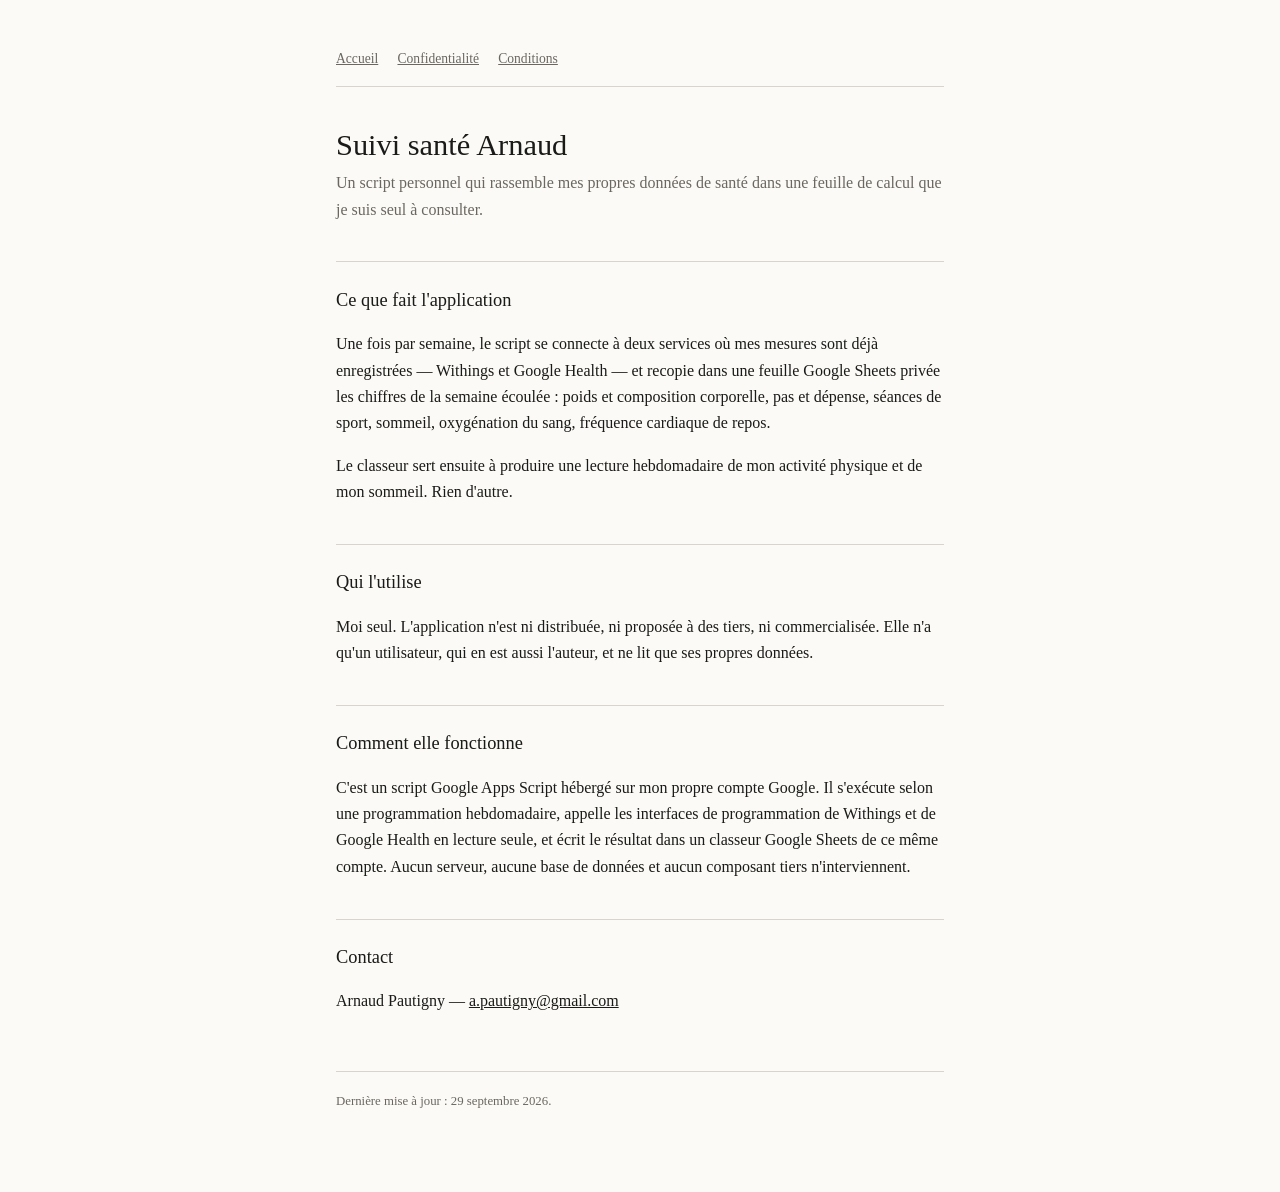
<file: index.html>
<!doctype html>
<html lang="fr">
<meta charset="utf-8">
<meta name="viewport" content="width=device-width, initial-scale=1">
<title>Suivi santé Arnaud</title>
<link rel="stylesheet" href="style.css">
<main>
  <nav><a href="./">Accueil</a><a href="confidentialite.html">Confidentialité</a><a href="conditions.html">Conditions</a></nav>

  <h1>Suivi santé Arnaud</h1>
  <p class="chapo">Un script personnel qui rassemble mes propres données de santé dans une feuille de calcul que je suis seul à consulter.</p>

  <h2>Ce que fait l'application</h2>
  <p>Une fois par semaine, le script se connecte à deux services où mes mesures sont déjà enregistrées — Withings et Google Health — et recopie dans une feuille Google Sheets privée les chiffres de la semaine écoulée : poids et composition corporelle, pas et dépense, séances de sport, sommeil, oxygénation du sang, fréquence cardiaque de repos.</p>
  <p>Le classeur sert ensuite à produire une lecture hebdomadaire de mon activité physique et de mon sommeil. Rien d'autre.</p>

  <h2>Qui l'utilise</h2>
  <p>Moi seul. L'application n'est ni distribuée, ni proposée à des tiers, ni commercialisée. Elle n'a qu'un utilisateur, qui en est aussi l'auteur, et ne lit que ses propres données.</p>

  <h2>Comment elle fonctionne</h2>
  <p>C'est un script Google Apps Script hébergé sur mon propre compte Google. Il s'exécute selon une programmation hebdomadaire, appelle les interfaces de programmation de Withings et de Google Health en lecture seule, et écrit le résultat dans un classeur Google Sheets de ce même compte. Aucun serveur, aucune base de données et aucun composant tiers n'interviennent.</p>

  <h2>Contact</h2>
  <p>Arnaud Pautigny — <a href="mailto:a.pautigny@gmail.com">a.pautigny@gmail.com</a></p>

  <footer>Dernière mise à jour : 29 septembre 2026.</footer>
</main>
</html>
</file>
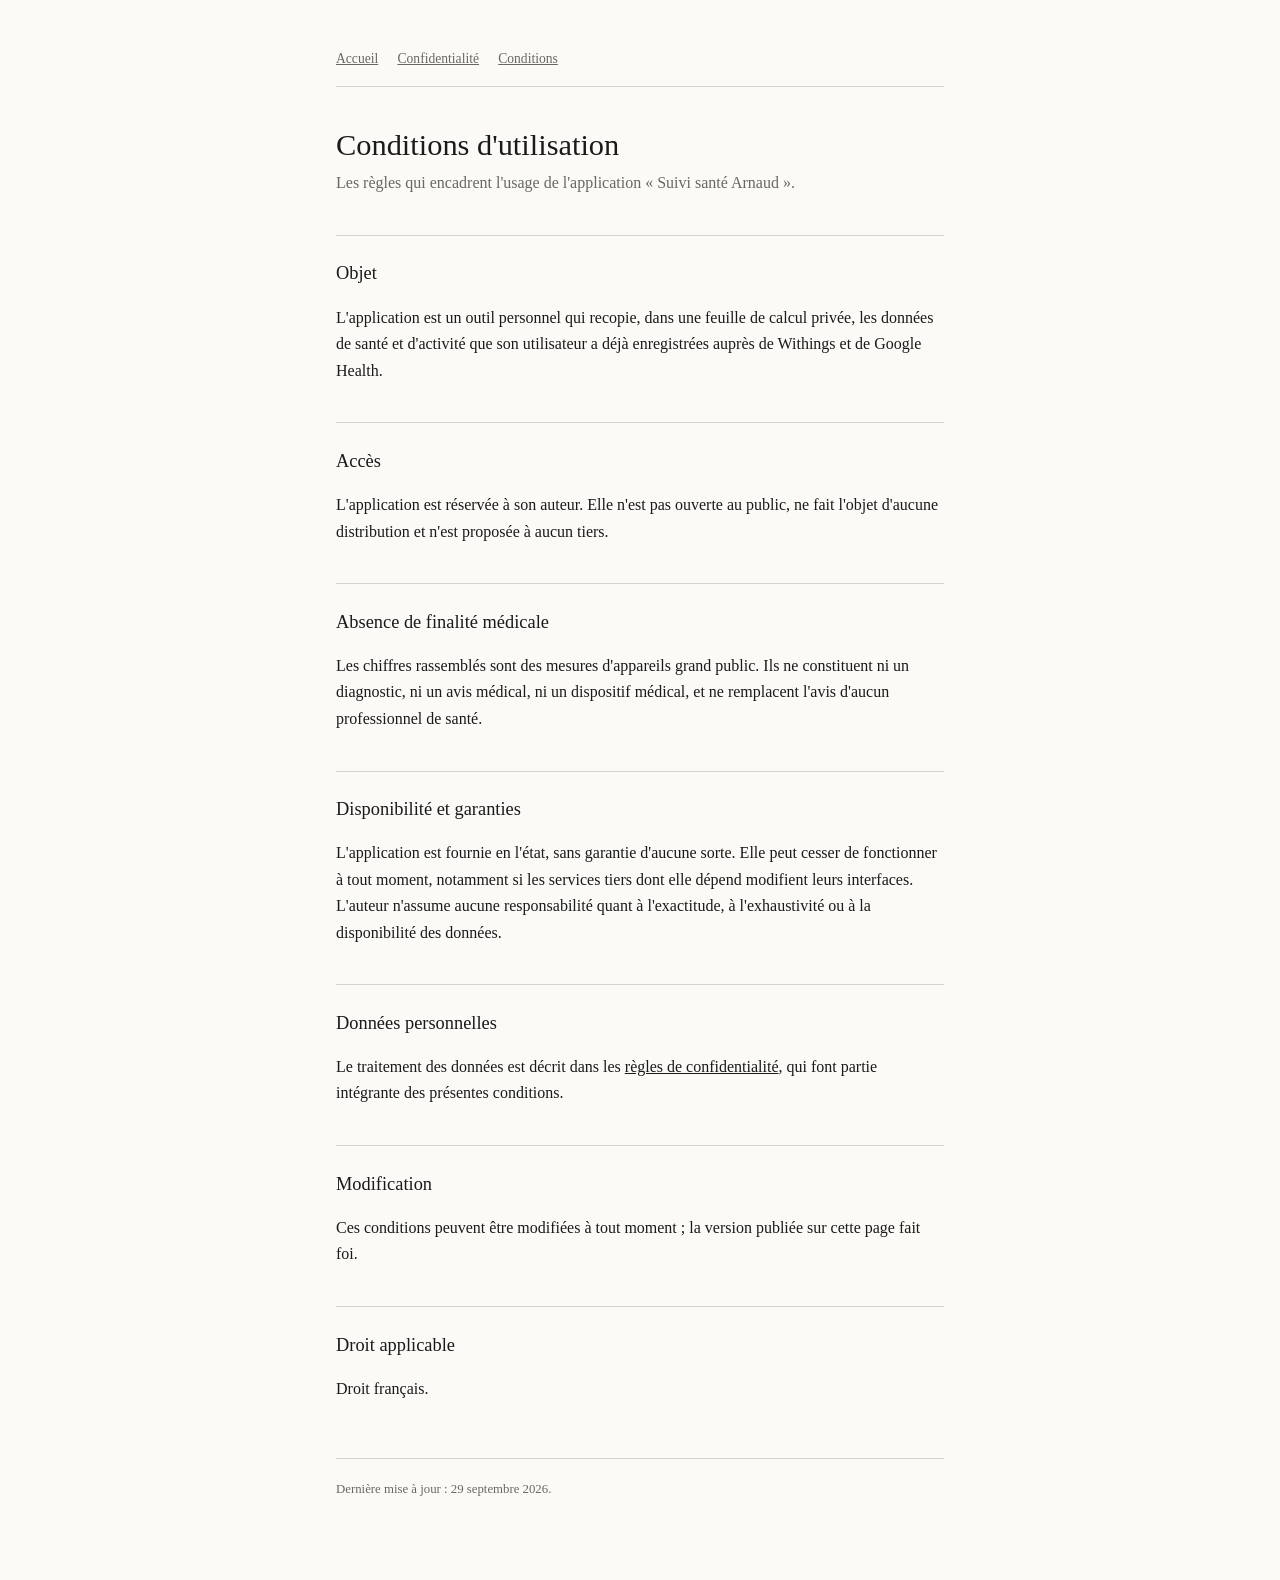
<file: conditions.html>
<!doctype html>
<html lang="fr">
<meta charset="utf-8">
<meta name="viewport" content="width=device-width, initial-scale=1">
<title>Conditions d'utilisation — Suivi santé Arnaud</title>
<link rel="stylesheet" href="style.css">
<main>
  <nav><a href="./">Accueil</a><a href="confidentialite.html">Confidentialité</a><a href="conditions.html">Conditions</a></nav>

  <h1>Conditions d'utilisation</h1>
  <p class="chapo">Les règles qui encadrent l'usage de l'application « Suivi santé Arnaud ».</p>

  <h2>Objet</h2>
  <p>L'application est un outil personnel qui recopie, dans une feuille de calcul privée, les données de santé et d'activité que son utilisateur a déjà enregistrées auprès de Withings et de Google Health.</p>

  <h2>Accès</h2>
  <p>L'application est réservée à son auteur. Elle n'est pas ouverte au public, ne fait l'objet d'aucune distribution et n'est proposée à aucun tiers.</p>

  <h2>Absence de finalité médicale</h2>
  <p>Les chiffres rassemblés sont des mesures d'appareils grand public. Ils ne constituent ni un diagnostic, ni un avis médical, ni un dispositif médical, et ne remplacent l'avis d'aucun professionnel de santé.</p>

  <h2>Disponibilité et garanties</h2>
  <p>L'application est fournie en l'état, sans garantie d'aucune sorte. Elle peut cesser de fonctionner à tout moment, notamment si les services tiers dont elle dépend modifient leurs interfaces. L'auteur n'assume aucune responsabilité quant à l'exactitude, à l'exhaustivité ou à la disponibilité des données.</p>

  <h2>Données personnelles</h2>
  <p>Le traitement des données est décrit dans les <a href="confidentialite.html">règles de confidentialité</a>, qui font partie intégrante des présentes conditions.</p>

  <h2>Modification</h2>
  <p>Ces conditions peuvent être modifiées à tout moment ; la version publiée sur cette page fait foi.</p>

  <h2>Droit applicable</h2>
  <p>Droit français.</p>

  <footer>Dernière mise à jour : 29 septembre 2026.</footer>
</main>
</html>
</file>
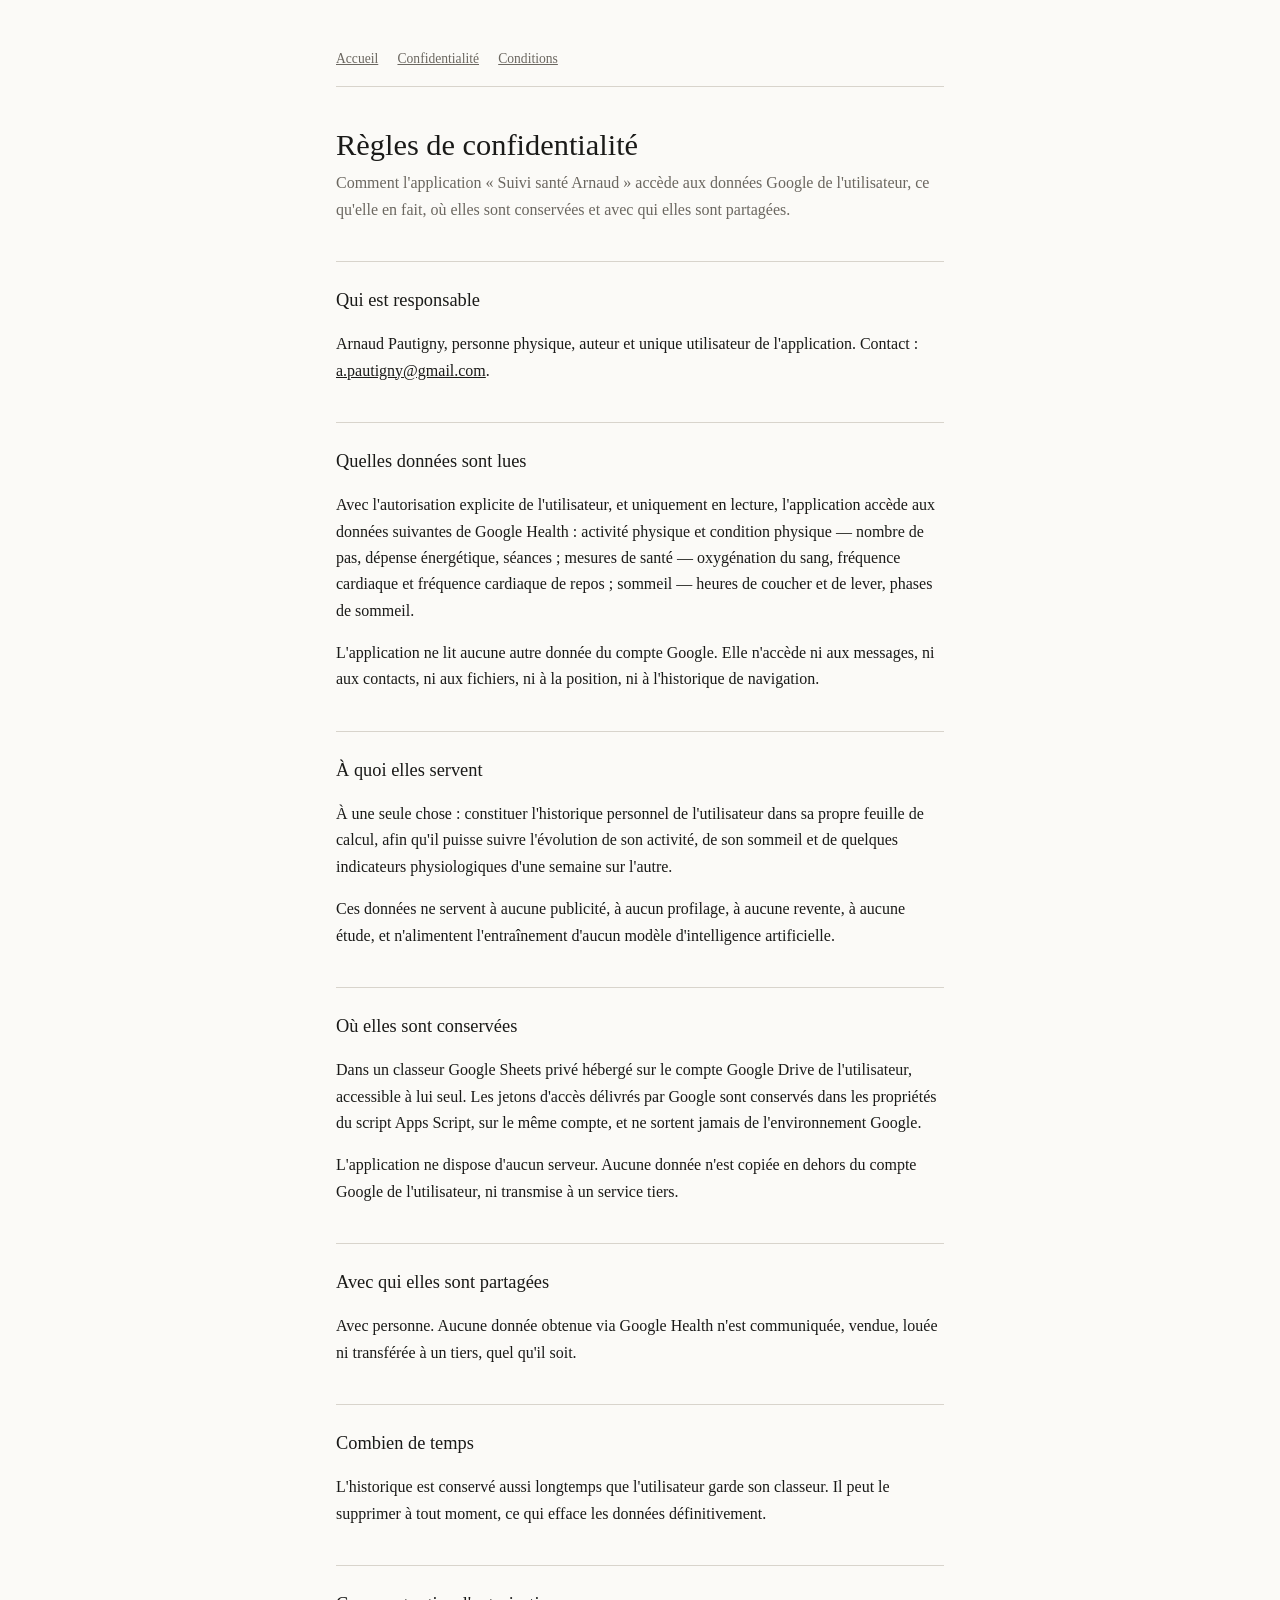
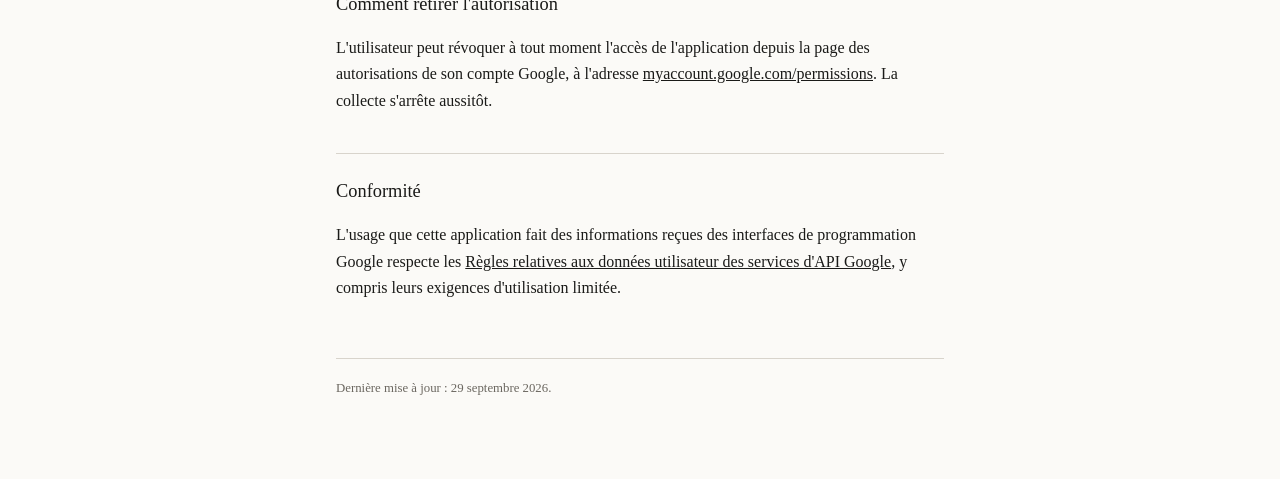
<file: confidentialite.html>
<!doctype html>
<html lang="fr">
<meta charset="utf-8">
<meta name="viewport" content="width=device-width, initial-scale=1">
<title>Confidentialité — Suivi santé Arnaud</title>
<link rel="stylesheet" href="style.css">
<main>
  <nav><a href="./">Accueil</a><a href="confidentialite.html">Confidentialité</a><a href="conditions.html">Conditions</a></nav>

  <h1>Règles de confidentialité</h1>
  <p class="chapo">Comment l'application « Suivi santé Arnaud » accède aux données Google de l'utilisateur, ce qu'elle en fait, où elles sont conservées et avec qui elles sont partagées.</p>

  <h2>Qui est responsable</h2>
  <p>Arnaud Pautigny, personne physique, auteur et unique utilisateur de l'application. Contact : <a href="mailto:a.pautigny@gmail.com">a.pautigny@gmail.com</a>.</p>

  <h2>Quelles données sont lues</h2>
  <p>Avec l'autorisation explicite de l'utilisateur, et uniquement en lecture, l'application accède aux données suivantes de Google Health : activité physique et condition physique — nombre de pas, dépense énergétique, séances ; mesures de santé — oxygénation du sang, fréquence cardiaque et fréquence cardiaque de repos ; sommeil — heures de coucher et de lever, phases de sommeil.</p>
  <p>L'application ne lit aucune autre donnée du compte Google. Elle n'accède ni aux messages, ni aux contacts, ni aux fichiers, ni à la position, ni à l'historique de navigation.</p>

  <h2>À quoi elles servent</h2>
  <p>À une seule chose : constituer l'historique personnel de l'utilisateur dans sa propre feuille de calcul, afin qu'il puisse suivre l'évolution de son activité, de son sommeil et de quelques indicateurs physiologiques d'une semaine sur l'autre.</p>
  <p>Ces données ne servent à aucune publicité, à aucun profilage, à aucune revente, à aucune étude, et n'alimentent l'entraînement d'aucun modèle d'intelligence artificielle.</p>

  <h2>Où elles sont conservées</h2>
  <p>Dans un classeur Google Sheets privé hébergé sur le compte Google Drive de l'utilisateur, accessible à lui seul. Les jetons d'accès délivrés par Google sont conservés dans les propriétés du script Apps Script, sur le même compte, et ne sortent jamais de l'environnement Google.</p>
  <p>L'application ne dispose d'aucun serveur. Aucune donnée n'est copiée en dehors du compte Google de l'utilisateur, ni transmise à un service tiers.</p>

  <h2>Avec qui elles sont partagées</h2>
  <p>Avec personne. Aucune donnée obtenue via Google Health n'est communiquée, vendue, louée ni transférée à un tiers, quel qu'il soit.</p>

  <h2>Combien de temps</h2>
  <p>L'historique est conservé aussi longtemps que l'utilisateur garde son classeur. Il peut le supprimer à tout moment, ce qui efface les données définitivement.</p>

  <h2>Comment retirer l'autorisation</h2>
  <p>L'utilisateur peut révoquer à tout moment l'accès de l'application depuis la page des autorisations de son compte Google, à l'adresse <a href="https://myaccount.google.com/permissions">myaccount.google.com/permissions</a>. La collecte s'arrête aussitôt.</p>

  <h2>Conformité</h2>
  <p>L'usage que cette application fait des informations reçues des interfaces de programmation Google respecte les <a href="https://developers.google.com/terms/api-services-user-data-policy">Règles relatives aux données utilisateur des services d'API Google</a>, y compris leurs exigences d'utilisation limitée.</p>

  <footer>Dernière mise à jour : 29 septembre 2026.</footer>
</main>
</html>
</file>
<file: style.css>
:root { --encre:#1a1a18; --papier:#fbfaf7; --trait:#d8d4cc; --gris:#6b6760; }
@media (prefers-color-scheme: dark) {
  :root { --encre:#eae7e1; --papier:#17171a; --trait:#34343a; --gris:#9b968e; }
}
* { box-sizing:border-box; }
body { margin:0; background:var(--papier); color:var(--encre);
  font:16px/1.65 Georgia, "Times New Roman", serif; }
main { max-width:40rem; margin:0 auto; padding:3rem 1rem 5rem; }
h1 { font-size:1.9rem; line-height:1.2; margin:0 0 .4rem; font-weight:normal; }
h2 { font-size:1.15rem; margin:2.4rem 0 .6rem; font-weight:normal;
  border-top:1px solid var(--trait); padding-top:1.4rem; }
.chapo { color:var(--gris); margin:0 0 2rem; }
nav { font-size:.85rem; color:var(--gris); margin-bottom:2.5rem;
  border-bottom:1px solid var(--trait); padding-bottom:1rem; }
nav a { color:var(--gris); margin-right:1.2rem; }
a { color:inherit; }
footer { margin-top:3.5rem; padding-top:1.2rem; border-top:1px solid var(--trait);
  font-size:.8rem; color:var(--gris); }
</file>
